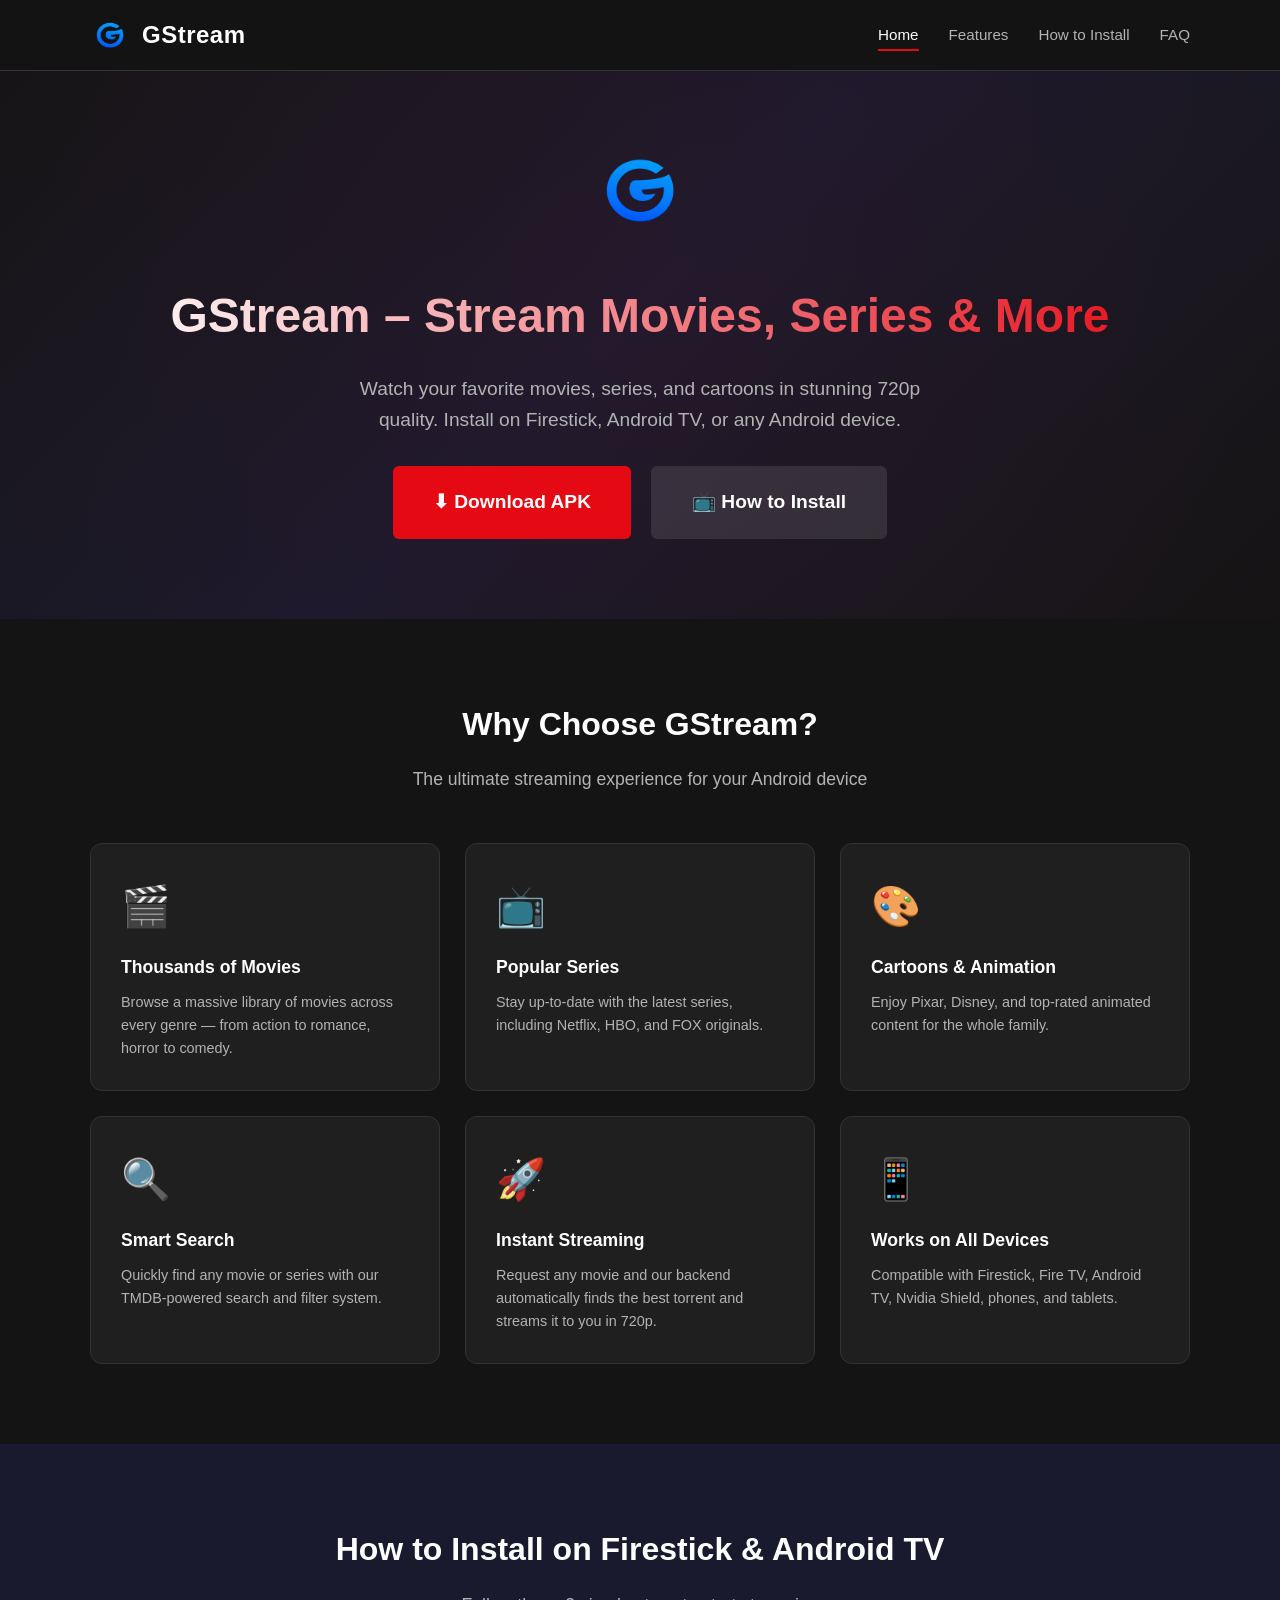
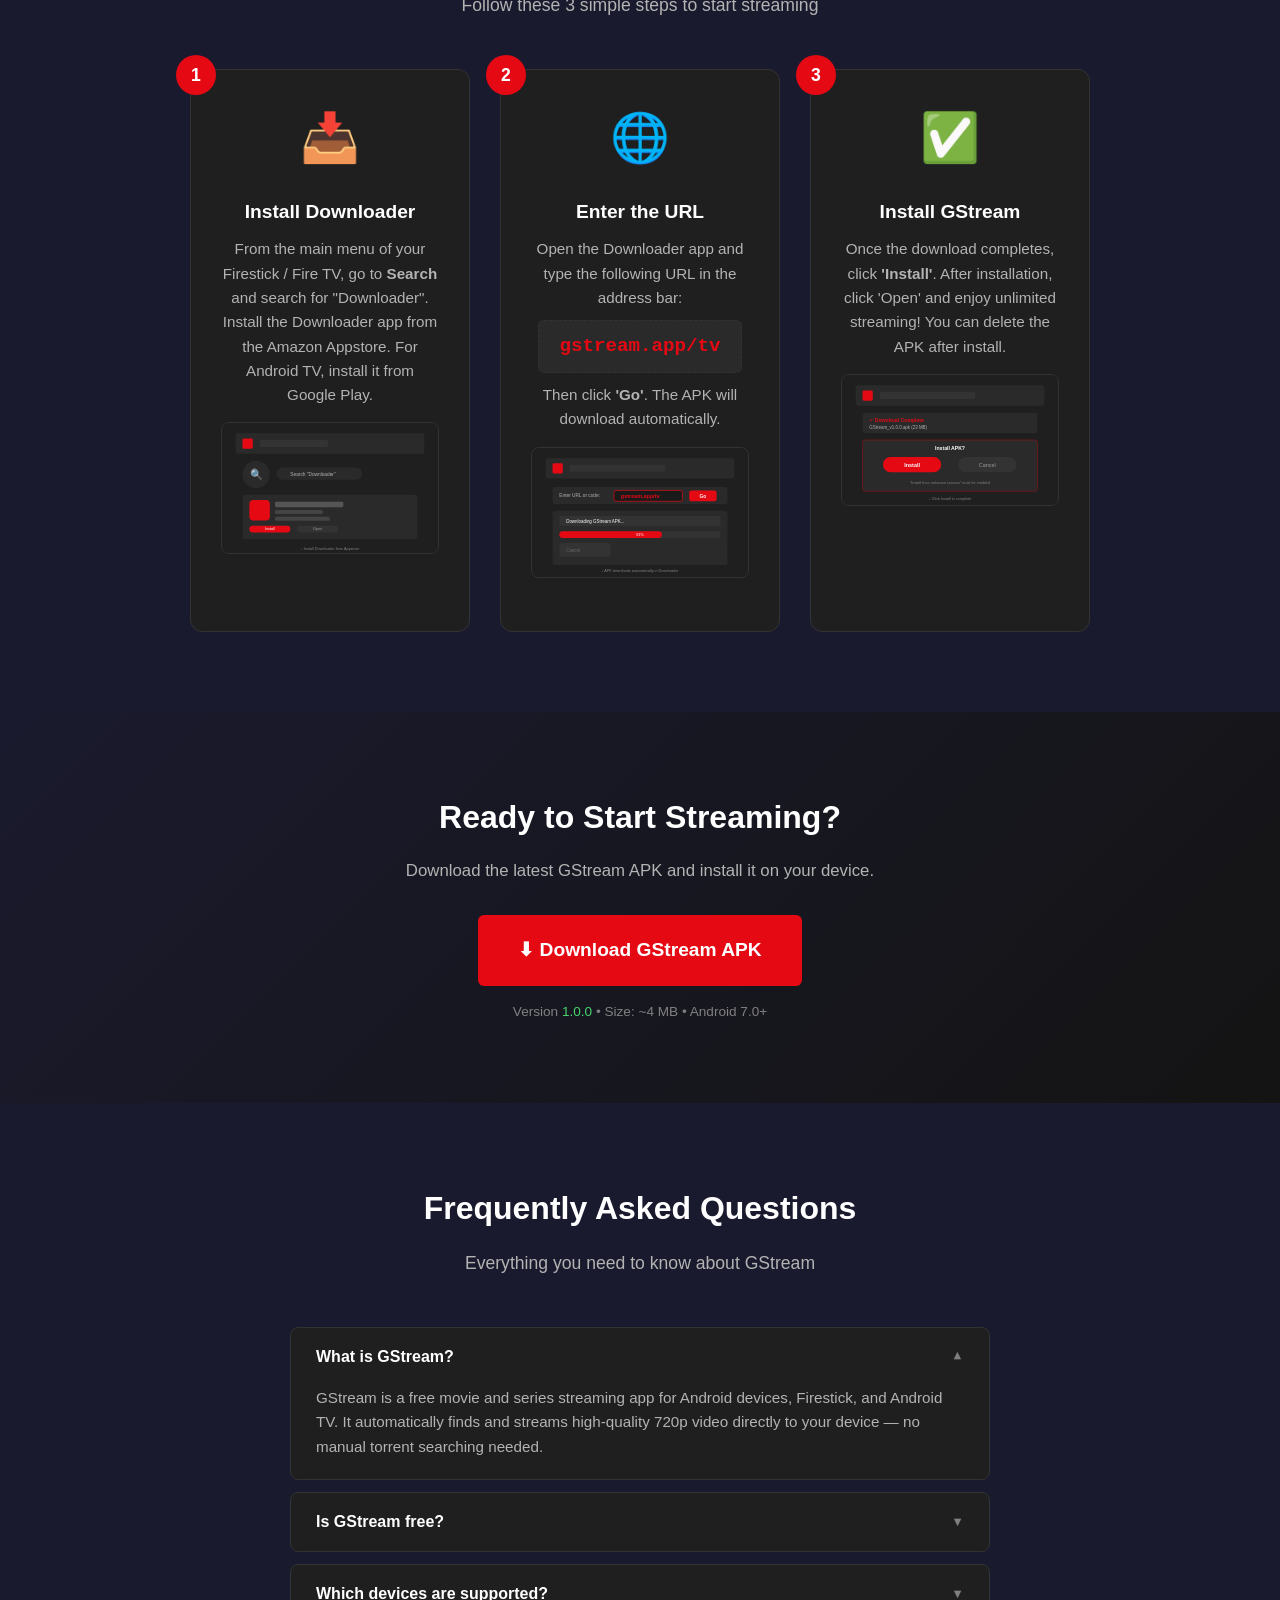
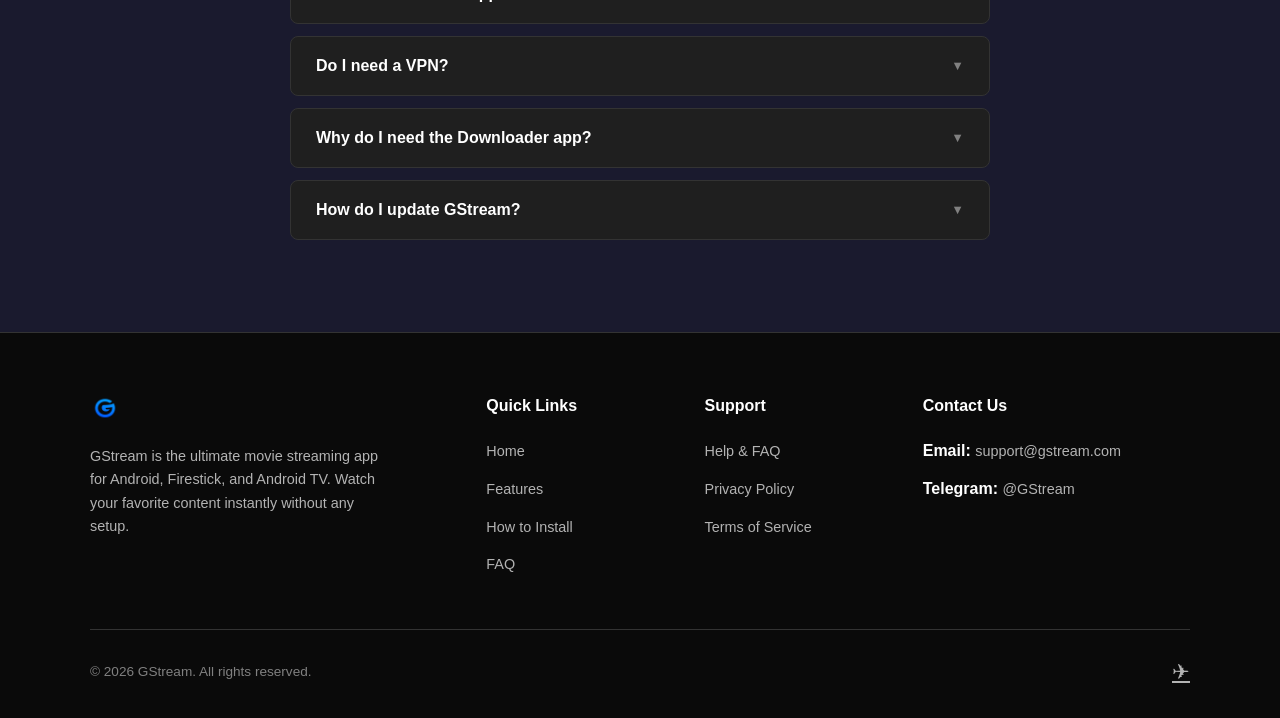
<file: index.html>
<!DOCTYPE html>
<html lang="en">
<head>
    <meta name="referrer" content="no-referrer-when-downgrade" />
    <meta name="6a97888e-site-verification" content="46cc06287ab30b3207d915ce57c7acea">
    <meta charset="utf-8">
    <meta name="viewport" content="width=device-width, initial-scale=1.0">
    <meta name="description" content="GStream - Best Movie App On Android, Fire TV and Android TV. Download the APK and install on your device.">
    <meta name="author" content="GStream">
    <meta property="og:image" content="https://gstream.github.io/images/og-image.png">
    <meta property="og:title" content="GStream - Best Movie App"/>
    <meta property="og:description" content="GStream - Stream movies, series, and cartoons on Android, Fire TV and Android TV"/>
    <meta property="og:image:width" content="1200"/>
    <meta property="og:image:height" content="630"/>
    <link rel="shortcut icon" href="images/logo.png">
    <title>GStream - Install on Firestick & Android TV</title>
    <link rel="stylesheet" href="css/style.css">
</head>
<body>

    <!-- ===== NAVBAR ===== -->
    <nav class="navbar" id="navbar">
        <div class="container">
            <a class="navbar-brand" href="#">
                <img src="images/logo.png" alt="GStream Logo">
                <span>GStream</span>
            </a>
            <button class="navbar-toggler" id="navbarToggler" aria-label="Toggle navigation">☰</button>
            <ul class="navbar-nav" id="navbarNav">
                <li><a href="#home" class="nav-link active">Home</a></li>
                <li><a href="#features" class="nav-link">Features</a></li>
                <li><a href="#install" class="nav-link">How to Install</a></li>
                <li><a href="#faq" class="nav-link">FAQ</a></li>
            </ul>
        </div>
    </nav>

    <!-- ===== HERO ===== -->
    <section class="hero" id="home">
        <div class="container">
            <div class="hero-content">
                <img src="images/logo.png" alt="GStream Logo" class="hero-logo">
                <h1>GStream – Stream Movies, Series & More</h1>
                <p>Watch your favorite movies, series, and cartoons in stunning 720p quality. Install on Firestick, Android TV, or any Android device.</p>
                <div class="hero-buttons">
                    <a href="#download" class="btn btn-primary btn-lg">⬇ Download APK</a>
                    <a href="#install" class="btn btn-secondary btn-lg">📺 How to Install</a>
                </div>
            </div>
        </div>
    </section>

    <!-- ===== FEATURES ===== -->
    <section class="features-section" id="features">
        <div class="container">
            <h2 class="section-title">Why Choose GStream?</h2>
            <p class="section-subtitle">The ultimate streaming experience for your Android device</p>
            <div class="features-grid">
                <div class="feature-card">
                    <span class="feature-icon">🎬</span>
                    <h3>Thousands of Movies</h3>
                    <p>Browse a massive library of movies across every genre — from action to romance, horror to comedy.</p>
                </div>
                <div class="feature-card">
                    <span class="feature-icon">📺</span>
                    <h3>Popular Series</h3>
                    <p>Stay up-to-date with the latest series, including Netflix, HBO, and FOX originals.</p>
                </div>
                <div class="feature-card">
                    <span class="feature-icon">🎨</span>
                    <h3>Cartoons & Animation</h3>
                    <p>Enjoy Pixar, Disney, and top-rated animated content for the whole family.</p>
                </div>
                <div class="feature-card">
                    <span class="feature-icon">🔍</span>
                    <h3>Smart Search</h3>
                    <p>Quickly find any movie or series with our TMDB-powered search and filter system.</p>
                </div>
                <div class="feature-card">
                    <span class="feature-icon">🚀</span>
                    <h3>Instant Streaming</h3>
                    <p>Request any movie and our backend automatically finds the best torrent and streams it to you in 720p.</p>
                </div>
                <div class="feature-card">
                    <span class="feature-icon">📱</span>
                    <h3>Works on All Devices</h3>
                    <p>Compatible with Firestick, Fire TV, Android TV, Nvidia Shield, phones, and tablets.</p>
                </div>
            </div>
        </div>
    </section>

    <!-- ===== HOW TO INSTALL ===== -->
    <section class="install-section" id="install">
        <div class="container">
            <h2 class="section-title">How to Install on Firestick & Android TV</h2>
            <p class="section-subtitle">Follow these 3 simple steps to start streaming</p>
            <div class="steps-grid">
                <div class="step-card">
                    <span class="step-number">1</span>
                    <span class="step-icon">📥</span>
                    <h3>Install Downloader</h3>
                    <p>From the main menu of your Firestick / Fire TV, go to <strong>Search</strong> and search for "Downloader". Install the Downloader app from the Amazon Appstore. For Android TV, install it from Google Play.</p>
                    <img src="images/step1-install-downloader.svg" alt="Install Downloader" class="step-image">
                </div>
                <div class="step-card">
                    <span class="step-number">2</span>
                    <span class="step-icon">🌐</span>
                    <h3>Enter the URL</h3>
                    <p>Open the Downloader app and type the following URL in the address bar:</p>
                    <div class="step-code">gstream.app/tv</div>
                    <p>Then click <strong>'Go'</strong>. The APK will download automatically.</p>
                    <img src="images/step2-enter-url.svg" alt="Enter URL in Downloader" class="step-image">
                </div>
                <div class="step-card">
                    <span class="step-number">3</span>
                    <span class="step-icon">✅</span>
                    <h3>Install GStream</h3>
                    <p>Once the download completes, click <strong>'Install'</strong>. After installation, click 'Open' and enjoy unlimited streaming! You can delete the APK after install.</p>
                    <img src="images/step3-install-app.svg" alt="Install GStream APK" class="step-image">
                </div>
            </div>
        </div>
    </section>

    <!-- ===== DOWNLOAD ===== -->
    <section class="download-section" id="download">
        <div class="container">
            <h2>Ready to Start Streaming?</h2>
            <p>Download the latest GStream APK and install it on your device.</p>
            <a href="downloads/GStream.apk" class="btn btn-primary btn-lg">⬇ Download GStream APK</a>
            <div class="version-info">
                Version <span>1.0.0</span> • Size: ~4 MB • Android 7.0+
            </div>
        </div>
    </section>

    <!-- ===== FAQ ===== -->
    <section class="faq-section" id="faq">
        <div class="container">
            <h2 class="section-title">Frequently Asked Questions</h2>
            <p class="section-subtitle">Everything you need to know about GStream</p>
            <div class="faq-list">
                <div class="faq-item active">
                    <button class="faq-question">
                        What is GStream?
                        <span class="arrow">▼</span>
                    </button>
                    <div class="faq-answer">
                        GStream is a free movie and series streaming app for Android devices, Firestick, and Android TV. It automatically finds and streams high-quality 720p video directly to your device — no manual torrent searching needed.
                    </div>
                </div>
                <div class="faq-item">
                    <button class="faq-question">
                        Is GStream free?
                        <span class="arrow">▼</span>
                    </button>
                    <div class="faq-answer">
                        Yes, GStream is completely free to use. There are no subscriptions, hidden fees, or in-app purchases required.
                    </div>
                </div>
                <div class="faq-item">
                    <button class="faq-question">
                        Which devices are supported?
                        <span class="arrow">▼</span>
                    </button>
                    <div class="faq-answer">
                        GStream works on Amazon Firestick, Fire TV, Android TV, Nvidia Shield, and any Android phone or tablet running Android 7.0 (API 24) or higher.
                    </div>
                </div>
                <div class="faq-item">
                    <button class="faq-question">
                        Do I need a VPN?
                        <span class="arrow">▼</span>
                    </button>
                    <div class="faq-answer">
                        While GStream does not require a VPN, using one is recommended for privacy and to bypass ISP throttling. The app works perfectly with or without a VPN.
                    </div>
                </div>
                <div class="faq-item">
                    <button class="faq-question">
                        Why do I need the Downloader app?
                        <span class="arrow">▼</span>
                    </button>
                    <div class="faq-answer">
                        Amazon Firestick and some Android TV devices do not allow direct APK installation from unknown sources. The Downloader app provides a simple way to download and install the GStream APK safely.
                    </div>
                </div>
                <div class="faq-item">
                    <button class="faq-question">
                        How do I update GStream?
                        <span class="arrow">▼</span>
                    </button>
                    <div class="faq-answer">
                        Simply download the latest APK from this website using the Downloader app and install it over the existing version. Your settings and data will be preserved.
                    </div>
                </div>
            </div>
        </div>
    </section>

    <!-- ===== FOOTER ===== -->
    <footer class="footer">
        <div class="container">
            <div class="footer-grid">
                <div class="footer-brand">
                    <img src="images/logo.png" alt="GStream Logo">
                    <p>GStream is the ultimate movie streaming app for Android, Firestick, and Android TV. Watch your favorite content instantly without any setup.</p>
                </div>
                <div>
                    <h5>Quick Links</h5>
                    <ul>
                        <li><a href="#home">Home</a></li>
                        <li><a href="#features">Features</a></li>
                        <li><a href="#install">How to Install</a></li>
                        <li><a href="#faq">FAQ</a></li>
                    </ul>
                </div>
                <div>
                    <h5>Support</h5>
                    <ul>
                        <li><a href="#faq">Help & FAQ</a></li>
                        <li><a href="#">Privacy Policy</a></li>
                        <li><a href="#">Terms of Service</a></li>
                    </ul>
                </div>
                <div class="footer-contact">
                    <h5>Contact Us</h5>
                    <ul>
                        <li><strong>Email:</strong> <a href="mailto:support@gstream.com">support@gstream.com</a></li>
                        <li><strong>Telegram:</strong> <a href="https://t.me/GStream">@GStream</a></li>
                    </ul>
                </div>
            </div>
            <div class="footer-bottom">
                <p>© 2026 GStream. All rights reserved.</p>
                <div class="footer-social">
                    <a href="https://t.me/GStream" aria-label="Telegram">✈</a>
                </div>
            </div>
        </div>
    </footer>

    <script>
    // Mobile navbar toggle
    document.getElementById('navbarToggler').addEventListener('click', function() {
        document.getElementById('navbarNav').classList.toggle('show');
    });

    // Close navbar on link click (mobile)
    document.querySelectorAll('.nav-link').forEach(function(link) {
        link.addEventListener('click', function() {
            document.getElementById('navbarNav').classList.remove('show');
        });
    });

    // FAQ accordion
    document.querySelectorAll('.faq-question').forEach(function(btn) {
        btn.addEventListener('click', function() {
            var item = this.parentElement;
            item.classList.toggle('active');
        });
    });

    // Smooth scroll for nav links
    document.querySelectorAll('a[href^="#"]').forEach(function(anchor) {
        anchor.addEventListener('click', function(e) {
            e.preventDefault();
            var target = document.querySelector(this.getAttribute('href'));
            if (target) {
                target.scrollIntoView({ behavior: 'smooth', block: 'start' });
            }
        });
    });

    // Active nav link on scroll
    window.addEventListener('scroll', function() {
        var sections = document.querySelectorAll('section[id]');
        var scrollPos = window.scrollY + 120;
        sections.forEach(function(section) {
            var top = section.offsetTop;
            var height = section.offsetHeight;
            var id = section.getAttribute('id');
            if (scrollPos >= top && scrollPos < top + height) {
                document.querySelectorAll('.nav-link').forEach(function(link) {
                    link.classList.remove('active');
                });
                var activeLink = document.querySelector('.nav-link[href="#' + id + '"]');
                if (activeLink) activeLink.classList.add('active');
            }
        });
    });
    </script>

</body>
</html>
</file>
<file: css/style.css>
/* GStream Landing Page - Dark Theme */
:root {
    --primary: #e50914;
    --primary-hover: #f40612;
    --bg-dark: #141414;
    --bg-card: #1f1f1f;
    --bg-section: #1a1a2e;
    --text-primary: #ffffff;
    --text-secondary: #b3b3b3;
    --text-muted: #808080;
    --border-color: #333333;
    --success: #46d369;
    --warning: #ffa500;
    --font-family: -apple-system, BlinkMacSystemFont, 'Segoe UI', Roboto, 'Helvetica Neue', Arial, sans-serif;
}

* {
    margin: 0;
    padding: 0;
    box-sizing: border-box;
}

body {
    font-family: var(--font-family);
    background-color: var(--bg-dark);
    color: var(--text-primary);
    line-height: 1.6;
    overflow-x: hidden;
}

.container {
    max-width: 1140px;
    margin: 0 auto;
    padding: 0 20px;
}

/* ===== NAVBAR ===== */
.navbar {
    position: fixed;
    top: 0;
    width: 100%;
    z-index: 1000;
    background: rgba(20, 20, 20, 0.95);
    border-bottom: 1px solid var(--border-color);
    backdrop-filter: blur(10px);
    padding: 0;
    transition: background 0.3s ease;
}

.navbar .container {
    display: flex;
    justify-content: space-between;
    align-items: center;
    height: 70px;
}

.navbar-brand {
    display: flex;
    align-items: center;
    text-decoration: none;
    gap: 12px;
}

.navbar-brand img {
    height: 40px;
    width: auto;
}

.navbar-brand span {
    font-size: 1.5rem;
    font-weight: 700;
    color: var(--text-primary);
    letter-spacing: 0.5px;
}

.navbar-nav {
    display: flex;
    list-style: none;
    gap: 30px;
    align-items: center;
}

.nav-link {
    color: var(--text-secondary);
    text-decoration: none;
    font-size: 0.95rem;
    font-weight: 500;
    transition: color 0.3s ease;
    padding: 8px 0;
    position: relative;
}

.nav-link:hover,
.nav-link.active {
    color: var(--text-primary);
}

.nav-link.active::after {
    content: '';
    position: absolute;
    bottom: 0;
    left: 0;
    width: 100%;
    height: 2px;
    background: var(--primary);
}

.navbar-toggler {
    display: none;
    background: none;
    border: 1px solid var(--border-color);
    color: var(--text-primary);
    padding: 8px 12px;
    border-radius: 4px;
    cursor: pointer;
    font-size: 1.2rem;
}

/* ===== HERO SECTION ===== */
.hero {
    padding: 140px 0 80px;
    text-align: center;
    background: linear-gradient(135deg, #141414 0%, #1a1a2e 50%, #141414 100%);
    position: relative;
    overflow: hidden;
}

.hero::before {
    content: '';
    position: absolute;
    top: -50%;
    left: -50%;
    width: 200%;
    height: 200%;
    background: radial-gradient(circle at center, rgba(229, 9, 20, 0.05) 0%, transparent 60%);
    animation: pulse 8s ease-in-out infinite;
}

@keyframes pulse {
    0%, 100% { transform: scale(1); }
    50% { transform: scale(1.1); }
}

.hero-content {
    position: relative;
    z-index: 1;
}

.hero-logo {
    height: 100px;
    margin-bottom: 30px;
}

.hero h1 {
    font-size: 3rem;
    font-weight: 800;
    margin-bottom: 20px;
    background: linear-gradient(to right, #ffffff, #e50914);
    -webkit-background-clip: text;
    -webkit-text-fill-color: transparent;
    background-clip: text;
}

.hero p {
    font-size: 1.2rem;
    color: var(--text-secondary);
    max-width: 600px;
    margin: 0 auto 30px;
}

.hero-buttons {
    display: flex;
    gap: 20px;
    justify-content: center;
    flex-wrap: wrap;
}

.btn {
    display: inline-flex;
    align-items: center;
    gap: 10px;
    padding: 16px 32px;
    border-radius: 6px;
    font-size: 1.1rem;
    font-weight: 600;
    text-decoration: none;
    transition: all 0.3s ease;
    cursor: pointer;
    border: none;
}

.btn-primary {
    background: var(--primary);
    color: #fff;
}

.btn-primary:hover {
    background: var(--primary-hover);
    transform: translateY(-2px);
    box-shadow: 0 8px 25px rgba(229, 9, 20, 0.4);
}

.btn-secondary {
    background: rgba(255, 255, 255, 0.1);
    color: var(--text-primary);
    border: 1px solid var(--border-color);
}

.btn-secondary:hover {
    background: rgba(255, 255, 255, 0.15);
    transform: translateY(-2px);
}

.btn-lg {
    padding: 20px 40px;
    font-size: 1.2rem;
}

/* ===== HOW TO INSTALL (3-Step) ===== */
.install-section {
    padding: 80px 0;
    background: var(--bg-section);
}

.section-title {
    text-align: center;
    font-size: 2rem;
    font-weight: 700;
    margin-bottom: 15px;
}

.section-subtitle {
    text-align: center;
    color: var(--text-secondary);
    font-size: 1.1rem;
    margin-bottom: 50px;
}

.steps-grid {
    display: grid;
    grid-template-columns: repeat(3, 1fr);
    gap: 30px;
    max-width: 900px;
    margin: 0 auto;
}

.step-card {
    background: var(--bg-card);
    border-radius: 12px;
    padding: 30px;
    text-align: center;
    border: 1px solid var(--border-color);
    transition: transform 0.3s ease, box-shadow 0.3s ease;
    position: relative;
}

.step-card:hover {
    transform: translateY(-5px);
    box-shadow: 0 10px 30px rgba(0, 0, 0, 0.3);
}

.step-number {
    position: absolute;
    top: -15px;
    left: -15px;
    width: 40px;
    height: 40px;
    background: var(--primary);
    border-radius: 50%;
    display: flex;
    align-items: center;
    justify-content: center;
    font-weight: 700;
    font-size: 1.1rem;
    color: #fff;
}

.step-icon {
    font-size: 3rem;
    margin-bottom: 20px;
    display: block;
}

.step-image {
    max-width: 100%;
    height: auto;
    border-radius: 8px;
    margin: 15px 0;
    border: 1px solid var(--border-color);
}

.step-card h3 {
    font-size: 1.2rem;
    margin-bottom: 10px;
    color: var(--text-primary);
}

.step-card p {
    color: var(--text-secondary);
    font-size: 0.95rem;
}

.step-code {
    background: #2a2a2a;
    padding: 10px 20px;
    border-radius: 6px;
    font-family: 'Courier New', monospace;
    font-size: 1.2rem;
    font-weight: 700;
    color: var(--primary);
    display: inline-block;
    margin: 10px 0;
    border: 1px dashed var(--border-color);
}

/* ===== FEATURES ===== */
.features-section {
    padding: 80px 0;
}

.features-grid {
    display: grid;
    grid-template-columns: repeat(3, 1fr);
    gap: 25px;
}

.feature-card {
    background: var(--bg-card);
    border-radius: 12px;
    padding: 30px;
    border: 1px solid var(--border-color);
    transition: transform 0.3s ease;
}

.feature-card:hover {
    transform: translateY(-3px);
}

.feature-icon {
    font-size: 2.5rem;
    margin-bottom: 15px;
    display: block;
}

.feature-card h3 {
    font-size: 1.1rem;
    margin-bottom: 10px;
    color: var(--text-primary);
}

.feature-card p {
    color: var(--text-secondary);
    font-size: 0.9rem;
}

/* ===== DOWNLOAD SECTION ===== */
.download-section {
    padding: 80px 0;
    text-align: center;
    background: linear-gradient(135deg, #1a1a2e 0%, #141414 100%);
}

.download-section h2 {
    font-size: 2rem;
    margin-bottom: 15px;
}

.download-section p {
    color: var(--text-secondary);
    margin-bottom: 30px;
    font-size: 1.05rem;
}

.version-info {
    color: var(--text-muted);
    font-size: 0.85rem;
    margin-top: 15px;
}

.version-info span {
    color: var(--success);
}

/* ===== FAQ ===== */
.faq-section {
    padding: 80px 0;
    background: var(--bg-section);
}

.faq-list {
    max-width: 700px;
    margin: 0 auto;
}

.faq-item {
    background: var(--bg-card);
    border: 1px solid var(--border-color);
    border-radius: 8px;
    margin-bottom: 12px;
    overflow: hidden;
}

.faq-question {
    padding: 20px 25px;
    cursor: pointer;
    display: flex;
    justify-content: space-between;
    align-items: center;
    font-weight: 600;
    font-size: 1rem;
    color: var(--text-primary);
    background: none;
    border: none;
    width: 100%;
    text-align: left;
}

.faq-question:hover {
    background: rgba(255,255,255,0.03);
}

.faq-question .arrow {
    transition: transform 0.3s ease;
    font-size: 0.8rem;
    color: var(--text-muted);
}

.faq-item.active .faq-question .arrow {
    transform: rotate(180deg);
}

.faq-answer {
    padding: 0 25px 20px;
    color: var(--text-secondary);
    font-size: 0.95rem;
    display: none;
}

.faq-item.active .faq-answer {
    display: block;
}

/* ===== FOOTER ===== */
.footer {
    padding: 60px 0 30px;
    background: #0a0a0a;
    border-top: 1px solid var(--border-color);
}

.footer-grid {
    display: grid;
    grid-template-columns: 2fr 1fr 1fr 1.5fr;
    gap: 40px;
    margin-bottom: 40px;
}

.footer-brand img {
    height: 30px;
    margin-bottom: 15px;
}

.footer-brand p {
    color: var(--text-secondary);
    font-size: 0.9rem;
    max-width: 300px;
}

.footer h5 {
    font-size: 1rem;
    font-weight: 600;
    margin-bottom: 20px;
    color: var(--text-primary);
}

.footer ul {
    list-style: none;
}

.footer ul li {
    margin-bottom: 12px;
}

.footer ul li a {
    color: var(--text-secondary);
    text-decoration: none;
    font-size: 0.9rem;
    transition: color 0.3s ease;
}

.footer ul li a:hover {
    color: var(--primary);
}

.footer-contact strong {
    color: var(--text-primary);
}

.footer-contact a {
    color: var(--primary);
    text-decoration: none;
}

.footer-bottom {
    border-top: 1px solid var(--border-color);
    padding-top: 25px;
    display: flex;
    justify-content: space-between;
    align-items: center;
    flex-wrap: wrap;
    gap: 15px;
}

.footer-bottom p {
    color: var(--text-muted);
    font-size: 0.85rem;
}

.footer-social {
    display: flex;
    gap: 15px;
}

.footer-social a {
    color: var(--text-secondary);
    font-size: 1.3rem;
    transition: color 0.3s ease;
}

.footer-social a:hover {
    color: var(--primary);
}

/* ===== RESPONSIVE ===== */
@media (max-width: 768px) {
    .navbar-toggler {
        display: block;
    }

    .navbar-nav {
        display: none;
        position: absolute;
        top: 70px;
        left: 0;
        width: 100%;
        background: rgba(20, 20, 20, 0.98);
        flex-direction: column;
        padding: 20px;
        gap: 5px;
        border-bottom: 1px solid var(--border-color);
    }

    .navbar-nav.show {
        display: flex;
    }

    .hero h1 {
        font-size: 2rem;
    }

    .hero p {
        font-size: 1rem;
    }

    .steps-grid {
        grid-template-columns: 1fr;
    }

    .features-grid {
        grid-template-columns: 1fr;
    }

    .footer-grid {
        grid-template-columns: 1fr;
        gap: 30px;
    }

    .hero-buttons {
        flex-direction: column;
        align-items: stretch;
    }

    .btn-lg {
        padding: 16px 30px;
        font-size: 1.1rem;
    }

    .footer-bottom {
        flex-direction: column;
        text-align: center;
    }
}

@media (min-width: 769px) and (max-width: 1024px) {
    .features-grid {
        grid-template-columns: repeat(2, 1fr);
    }
}
</file>
